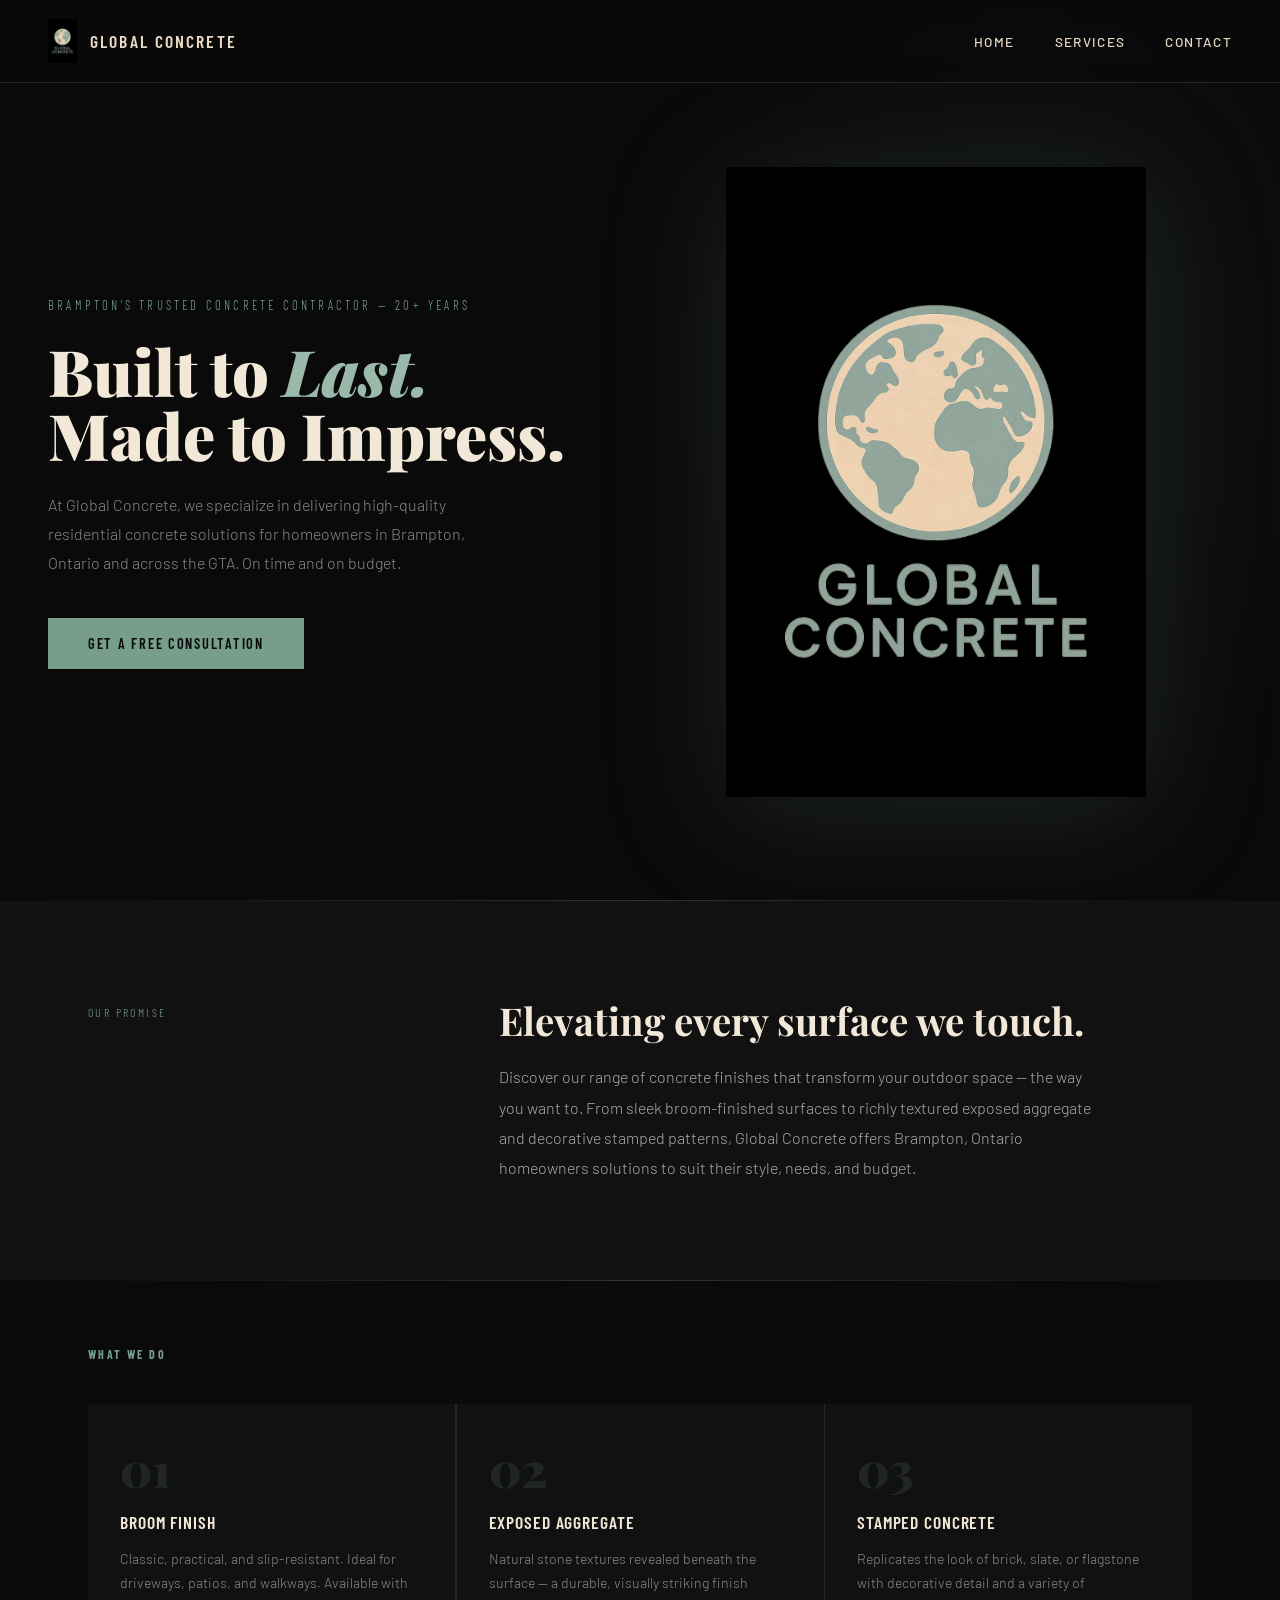
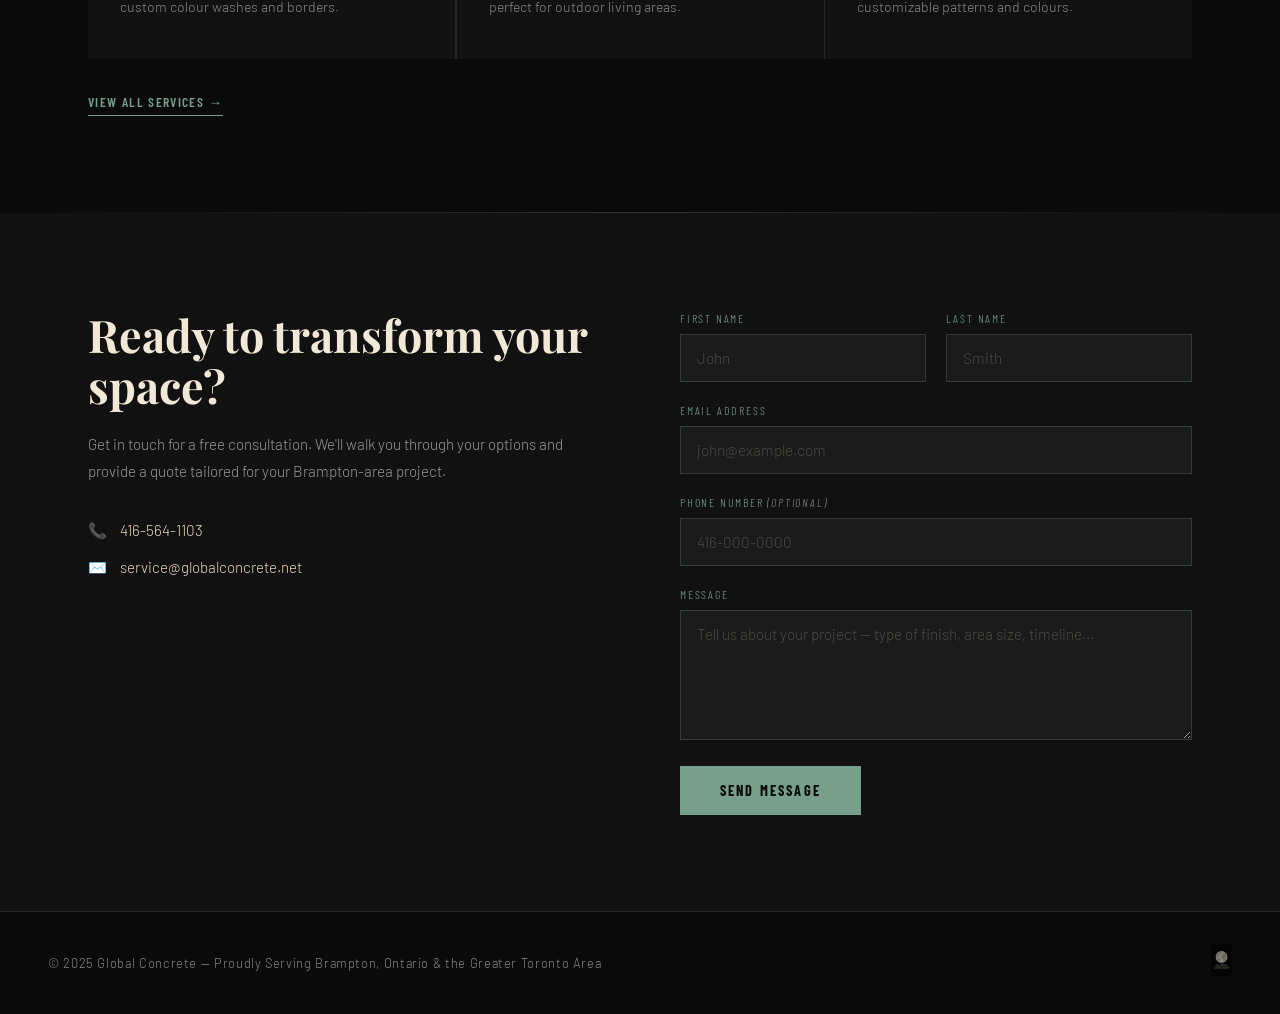
<file: index.html>
<!DOCTYPE html>
<html lang="en">
<head>
  <meta charset="UTF-8">
  <meta name="viewport" content="width=device-width, initial-scale=1.0">
  <title>Residential Concrete Contractor in Brampton, Ontario | Global Concrete</title>
  <meta name="description" content="Global Concrete is Brampton, Ontario's trusted residential concrete contractor. Broom finish, exposed aggregate & stamped concrete driveways, patios and walkways. Free consultations.">
  <meta name="keywords" content="concrete contractor Brampton, Brampton concrete company, residential concrete Brampton Ontario, concrete driveway Brampton, stamped concrete Brampton, exposed aggregate concrete Brampton, concrete patio Brampton">
  <meta name="geo.region" content="CA-ON">
  <meta name="geo.placename" content="Brampton, Ontario">
  <meta name="robots" content="index, follow">
  <link rel="canonical" href="https://www.globalconcrete.net/index.html">
  <meta property="og:type" content="website">
  <meta property="og:title" content="Global Concrete | Residential Concrete Contractor in Brampton, Ontario">
  <meta property="og:description" content="High-quality broom, exposed aggregate & stamped concrete finishes for driveways, patios and walkways — proudly serving Brampton, ON and the GTA.">
  <meta property="og:url" content="https://www.globalconcrete.net/index.html">
  <meta property="og:locale" content="en_CA">
  <link rel="stylesheet" href="GLOBAL.css">
</head>
<body>

<nav>
  <a href="index.html" class="nav-logo">
    <img src="[data-uri]" alt="Global Concrete Logo">
    <span>Global Concrete</span>
  </a>
  <ul class="nav-links">
    <li><a href="index.html">Home</a></li>
    <li><a href="GSC_services.html">Services</a></li>
    <li><a href="contact.html">Contact</a></li>
  </ul>
</nav>

<!-- HERO -->
<section class="hero">
  <div class="hero-text">
    <p class="hero-eyebrow">Brampton's Trusted Concrete Contractor — 20+ Years</p>
    <h1 class="hero-title">Built to <em>Last.</em><br>Made to Impress.</h1>
    <p class="hero-desc">At Global Concrete, we specialize in delivering high-quality residential 
    concrete solutions for homeowners in Brampton, Ontario and across the GTA. On time and on budget.</p>
    <a href="contact.html" class="hero-cta">Get a Free Consultation</a>
  </div>
  <div class="hero-image">
    <img src="[data-uri]" alt="Global Concrete">
  </div>
</section>

<div class="section-divider"></div>

<!-- INTRO -->
<div style="background: var(--off-black);">
<section class="intro">
  <p class="intro-label">Our Promise</p>
  <div class="intro-body">
    <h2>Elevating every surface we touch.</h2>
    <p>Discover our range of concrete finishes that transform your outdoor space — the way you want to. From sleek broom-finished surfaces to richly textured exposed aggregate and decorative stamped patterns, Global Concrete offers Brampton, Ontario homeowners solutions to suit their style, needs, and budget.</p>
  </div>
</section>
</div>

<div class="section-divider"></div>

<!-- SERVICES PREVIEW -->
<section class="services-preview">
  <h3>What We Do</h3>
  <div class="services-grid">
    <div class="service-card">
      <div class="service-num">01</div>
      <h4>Broom Finish</h4>
      <p>Classic, practical, and slip-resistant. Ideal for driveways, patios, and walkways. Available with custom colour washes and borders.</p>
    </div>
    <div class="service-card">
      <div class="service-num">02</div>
      <h4>Exposed Aggregate</h4>
      <p>Natural stone textures revealed beneath the surface — a durable, visually striking finish perfect for outdoor living areas.</p>
    </div>
    <div class="service-card">
      <div class="service-num">03</div>
      <h4>Stamped Concrete</h4>
      <p>Replicates the look of brick, slate, or flagstone with decorative detail and a variety of customizable patterns and colours.</p>
    </div>
  </div>
  <a href="GSC_services.html" class="services-link">View All Services &rarr;</a>
</section>

<div class="section-divider"></div>

<!-- CONTACT -->
<div style="background: var(--off-black);">
<section class="contact">
  <div class="contact-info">
    <h2>Ready to transform your space?</h2>
    <p>Get in touch for a free consultation. We'll walk you through your options and 
    provide a quote tailored for your Brampton-area project.</p>
    <div class="contact-detail">📞 <span>416-564-1103</span></div>
    <div class="contact-detail">✉️ <a href="mailto:service@globalconcrete.net" style="color: var(--cream); text-decoration: none;">service@globalconcrete.net</a></div>
  </div>
  <form class="contact-form" onsubmit="handleSubmit(event)">
    <input type="hidden" name="access_key" value="3afe19e4-9fcc-4c46-8467-09b8138346f3">
    <input type="hidden" name="subject" value="New message from globalconcrete.net homepage">
    <input type="checkbox" name="botcheck" style="display:none" tabindex="-1" autocomplete="off">
    <div class="form-row">
      <div class="form-group">
        <label for="first">First Name</label>
        <input type="text" id="first" name="first" placeholder="John" required>
      </div>
      <div class="form-group">
        <label for="last">Last Name</label>
        <input type="text" id="last" name="last" placeholder="Smith" required>
      </div>
    </div>
    <div class="form-group">
      <label for="email">Email Address</label>
      <input type="email" id="email" name="email" placeholder="john@example.com" required>
    </div>
    <div class="form-group">
      <label for="phone">Phone Number <span style="color:var(--text-muted);font-style:italic">(optional)</span></label>
      <input type="tel" id="phone" name="phone" placeholder="416-000-0000">
    </div>
    <div class="form-group">
      <label for="message">Message</label>
      <textarea id="message" name="message" placeholder="Tell us about your project — type of finish, area size, timeline..." required></textarea>
    </div>
    <button type="submit" class="form-submit">Send Message</button>
  </form>
</section>
</div>

<footer>
  <p>&copy; 2025 Global Concrete — Proudly Serving Brampton, Ontario &amp; the Greater Toronto Area</p>
  <div class="footer-logo">
    <img src="[data-uri]" alt="Global Concrete">
  </div>
</footer>

<script>
function handleSubmit(e) {
  e.preventDefault();
  const form = e.target;
  const btn = form.querySelector('.form-submit');
  const originalText = btn.textContent;
  const originalBg = btn.style.background;

  btn.textContent = 'Sending...';
  btn.disabled = true;

  const formData = new FormData(form);
  const payload = Object.fromEntries(formData.entries());

  fetch('https://api.web3forms.com/submit', {
    method: 'POST',
    headers: { 'Content-Type': 'application/json', 'Accept': 'application/json' },
    body: JSON.stringify(payload)
  })
    .then(res => res.json())
    .then(data => {
      if (data.success) {
        btn.textContent = 'Message Sent! ✓';
        btn.style.background = '#5a7e6e';
        setTimeout(() => {
          form.reset();
          btn.textContent = originalText;
          btn.style.background = originalBg;
          btn.disabled = false;
        }, 3000);
      } else {
        throw new Error(data.message || 'Submission failed');
      }
    })
    .catch(() => {
      btn.textContent = 'Something went wrong — try again';
      btn.style.background = '#a35a5a';
      setTimeout(() => {
        btn.textContent = originalText;
        btn.style.background = originalBg;
        btn.disabled = false;
      }, 3000);
    });
}
</script>

<script type="application/ld+json">
{
  "@context": "https://schema.org",
  "@type": "GeneralContractor",
  "name": "Global Concrete",
  "image": "https://www.globalconcrete.net/logo.jpg",
  "url": "https://www.globalconcrete.net/",
  "email": "service@globalconcrete.net",
  "telephone": "+1-416-564-1103",
  "priceRange": "$$",
  "areaServed": [
    {"@type": "City", "name": "Brampton"},
    {"@type": "City", "name": "Mississauga"},
    {"@type": "City", "name": "Toronto"},
    {"@type": "City", "name": "Vaughan"},
    {"@type": "City", "name": "Markham"}
  ],
  "address": {
    "@type": "PostalAddress",
    "addressLocality": "Brampton",
    "addressRegion": "ON",
    "addressCountry": "CA"
  },
  "description": "Global Concrete is a residential concrete contractor based in Brampton, Ontario, specializing in broom finish, exposed aggregate, and stamped concrete driveways, patios, and walkways."
}
</script>

</body>
</html>
</file>
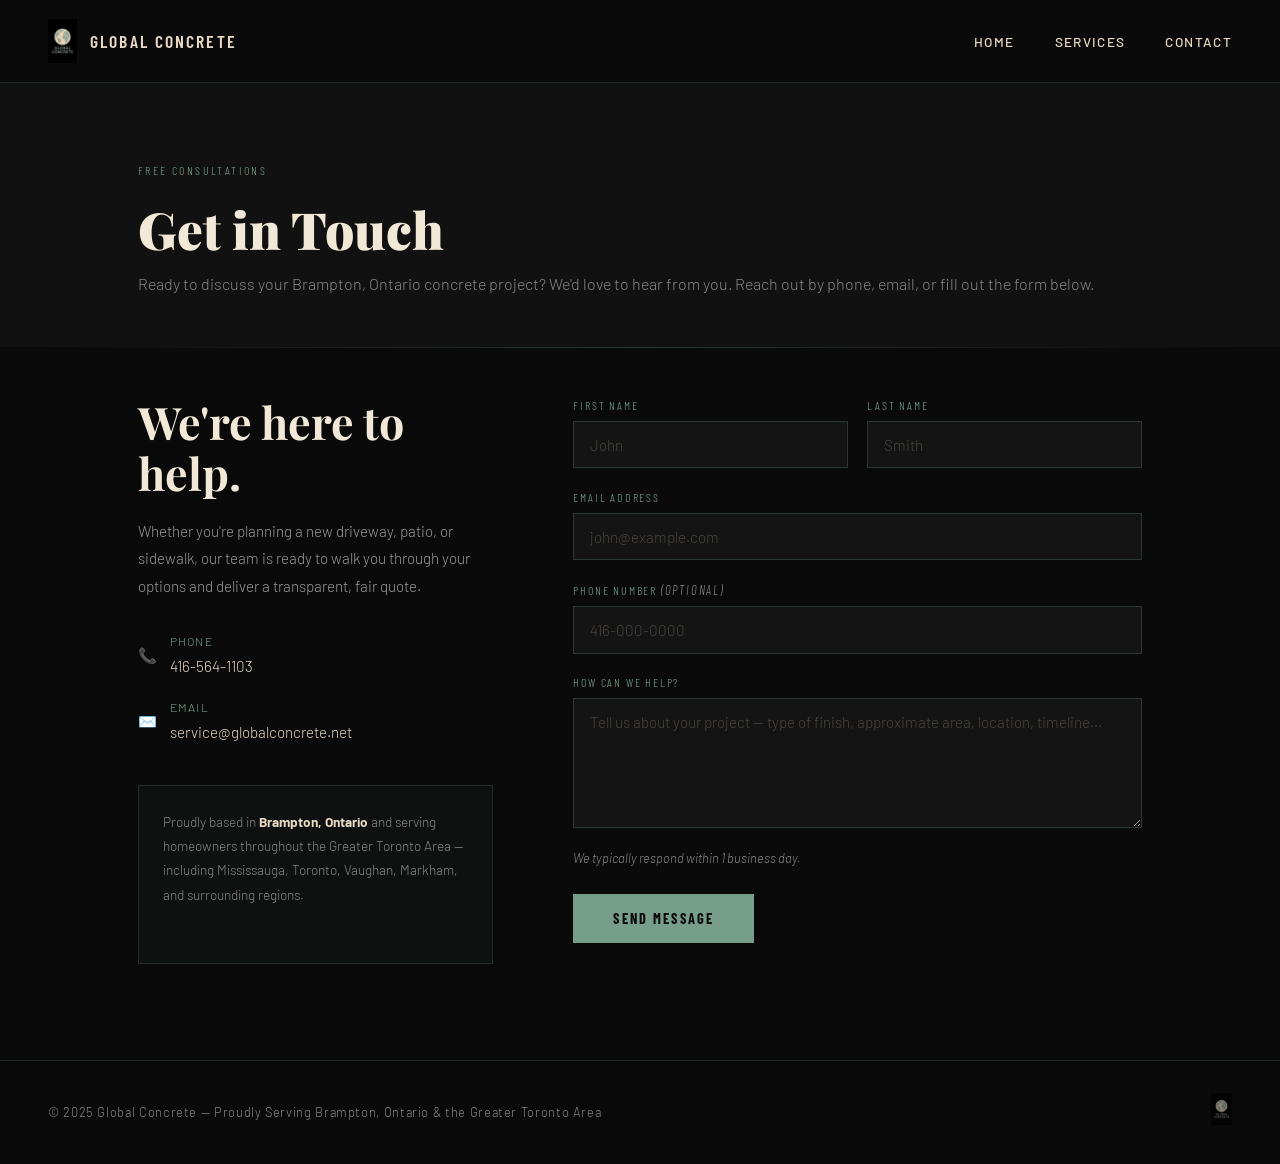
<file: contact.html>
<!DOCTYPE html>
<html lang="en">
<head>
  <meta charset="UTF-8">
  <meta name="viewport" content="width=device-width, initial-scale=1.0">
  <title>Contact Us | Concrete Contractor in Brampton, Ontario | Global Concrete</title>
  <meta name="description" content="Contact Global Concrete for a free consultation on your Brampton, Ontario residential concrete project. Email service@globalconcrete.net or call 416-564-1103.">
  <meta name="keywords" content="contact concrete contractor Brampton, Brampton Ontario concrete quote, concrete consultation Brampton">
  <meta name="geo.region" content="CA-ON">
  <meta name="geo.placename" content="Brampton, Ontario">
  <meta name="robots" content="index, follow">
  <link rel="canonical" href="https://www.globalconcrete.net/contact.html">
  <meta property="og:type" content="website">
  <meta property="og:title" content="Contact Global Concrete | Brampton, Ontario">
  <meta property="og:description" content="Get a free consultation for your residential concrete project in Brampton, Ontario and the GTA.">
  <meta property="og:url" content="https://www.globalconcrete.net/contact.html">
  <meta property="og:locale" content="en_CA">
  <link rel="stylesheet" href="GLOBAL.css">
</head>
<body>

<nav>
  <a href="index.html" class="nav-logo">
    <img src="[data-uri]" alt="Global Concrete Logo">
    <span>Global Concrete</span>
  </a>
  <ul class="nav-links">
    <li><a href="index.html">Home</a></li>
    <li><a href="GSC_services.html">Services</a></li>
    <li><a href="contact.html">Contact</a></li>
  </ul>
</nav>

<div style="background: var(--off-black);">
<div class="contact-page-hero" style="margin: 0 auto; max-width: 1100px; padding-left: 3rem;">
  <p style="font-family: 'Barlow Condensed', sans-serif; font-size: 0.75rem; letter-spacing: 0.2em; text-transform: uppercase; color: var(--sage); margin-bottom: 1.2rem; display: block;">Free Consultations</p>
  <h1>Get in Touch</h1>
  <p>Ready to discuss your Brampton, Ontario concrete project? We'd love to hear from you. Reach out by phone, email, or fill out the form below.</p>
</div>
</div>

<div class="section-divider"></div>

<section class="contact-full" style="margin: 0 auto;">
  <div class="contact-info">
    <h2>We're here to help.</h2>
    <p>Whether you're planning a new driveway, patio, or sidewalk, our team is ready to walk you through your options and deliver a transparent, fair quote.</p>
    <div class="contact-detail" style="margin-bottom: 1.2rem;">
      <span style="color: var(--sage)">📞</span>
      <div>
        <div style="font-size: 0.75rem; letter-spacing: 0.1em; text-transform: uppercase; color: var(--sage); margin-bottom: 0.2rem;">Phone</div>
        <span>416-564-1103</span>
      </div>
    </div>
    <div class="contact-detail">
      <span style="color: var(--sage)">✉️</span>
      <div>
        <div style="font-size: 0.75rem; letter-spacing: 0.1em; text-transform: uppercase; color: var(--sage); margin-bottom: 0.2rem;">Email</div>
        <a href="mailto:service@globalconcrete.net" style="color: var(--cream); text-decoration: none;">service@globalconcrete.net</a>
      </div>
    </div>
    <div style="margin-top: 2.5rem; padding: 1.5rem; border: 1px solid var(--border); background: rgba(122,158,142,0.04);">
      <p style="font-size: 0.85rem; color: var(--text-muted); line-height: 1.8;">Proudly based in <strong style="color: var(--cream)">Brampton, Ontario</strong> and serving homeowners throughout the Greater Toronto Area — including Mississauga, Toronto, Vaughan, Markham, and surrounding regions.</p>
    </div>
  </div>

  <form class="contact-form" onsubmit="handleSubmit(event)">
    <input type="hidden" name="access_key" value="3afe19e4-9fcc-4c46-8467-09b8138346f3">
    <input type="hidden" name="subject" value="New message from globalconcrete.net contact page">
    <input type="checkbox" name="botcheck" style="display:none" tabindex="-1" autocomplete="off">
    <div class="form-row">
      <div class="form-group">
        <label for="first">First Name</label>
        <input type="text" id="first" name="first" placeholder="John" required>
      </div>
      <div class="form-group">
        <label for="last">Last Name</label>
        <input type="text" id="last" name="last" placeholder="Smith" required>
      </div>
    </div>
    <div class="form-group">
      <label for="email">Email Address</label>
      <input type="email" id="email" name="email" placeholder="john@example.com" required>
    </div>
    <div class="form-group">
      <label for="phone">Phone Number <em style="font-weight: 300; color: var(--text-muted); font-style: italic; font-size: 0.8rem;">(optional)</em></label>
      <input type="tel" id="phone" name="phone" placeholder="416-000-0000">
    </div>
    <div class="form-group">
      <label for="message">How Can We Help?</label>
      <textarea id="message" name="message" placeholder="Tell us about your project — type of finish, approximate area, location, timeline..." required></textarea>
    </div>
    <p class="form-note">We typically respond within 1 business day.</p>
    <button type="submit" class="form-submit">Send Message</button>
  </form>
</section>

<footer>
  <p>&copy; 2025 Global Concrete &mdash; Proudly Serving Brampton, Ontario &amp; the Greater Toronto Area</p>
  <div class="footer-logo">
    <img src="[data-uri]" alt="Global Concrete">
  </div>
</footer>

<script type="application/ld+json">
{
  "@context": "https://schema.org",
  "@type": "GeneralContractor",
  "name": "Global Concrete",
  "url": "https://www.globalconcrete.net/",
  "email": "service@globalconcrete.net",
  "telephone": "+1-416-564-1103",
  "address": {
    "@type": "PostalAddress",
    "addressLocality": "Brampton",
    "addressRegion": "ON",
    "addressCountry": "CA"
  },
  "areaServed": ["Brampton", "Mississauga", "Toronto", "Vaughan", "Markham"]
}
</script>

<script>
function handleSubmit(e) {
  e.preventDefault();
  const form = e.target;
  const btn = form.querySelector('.form-submit');
  const originalText = btn.textContent;
  const originalBg = btn.style.background;

  btn.textContent = 'Sending...';
  btn.disabled = true;

  const formData = new FormData(form);
  const payload = Object.fromEntries(formData.entries());

  fetch('https://api.web3forms.com/submit', {
    method: 'POST',
    headers: { 'Content-Type': 'application/json', 'Accept': 'application/json' },
    body: JSON.stringify(payload)
  })
    .then(res => res.json())
    .then(data => {
      if (data.success) {
        btn.textContent = 'Message Sent! ✓';
        btn.style.background = '#5a7e6e';
        setTimeout(() => {
          form.reset();
          btn.textContent = originalText;
          btn.style.background = originalBg;
          btn.disabled = false;
        }, 4000);
      } else {
        throw new Error(data.message || 'Submission failed');
      }
    })
    .catch(() => {
      btn.textContent = 'Something went wrong — try again';
      btn.style.background = '#a35a5a';
      setTimeout(() => {
        btn.textContent = originalText;
        btn.style.background = originalBg;
        btn.disabled = false;
      }, 4000);
    });
}
</script>

</body>
</html>
</file>
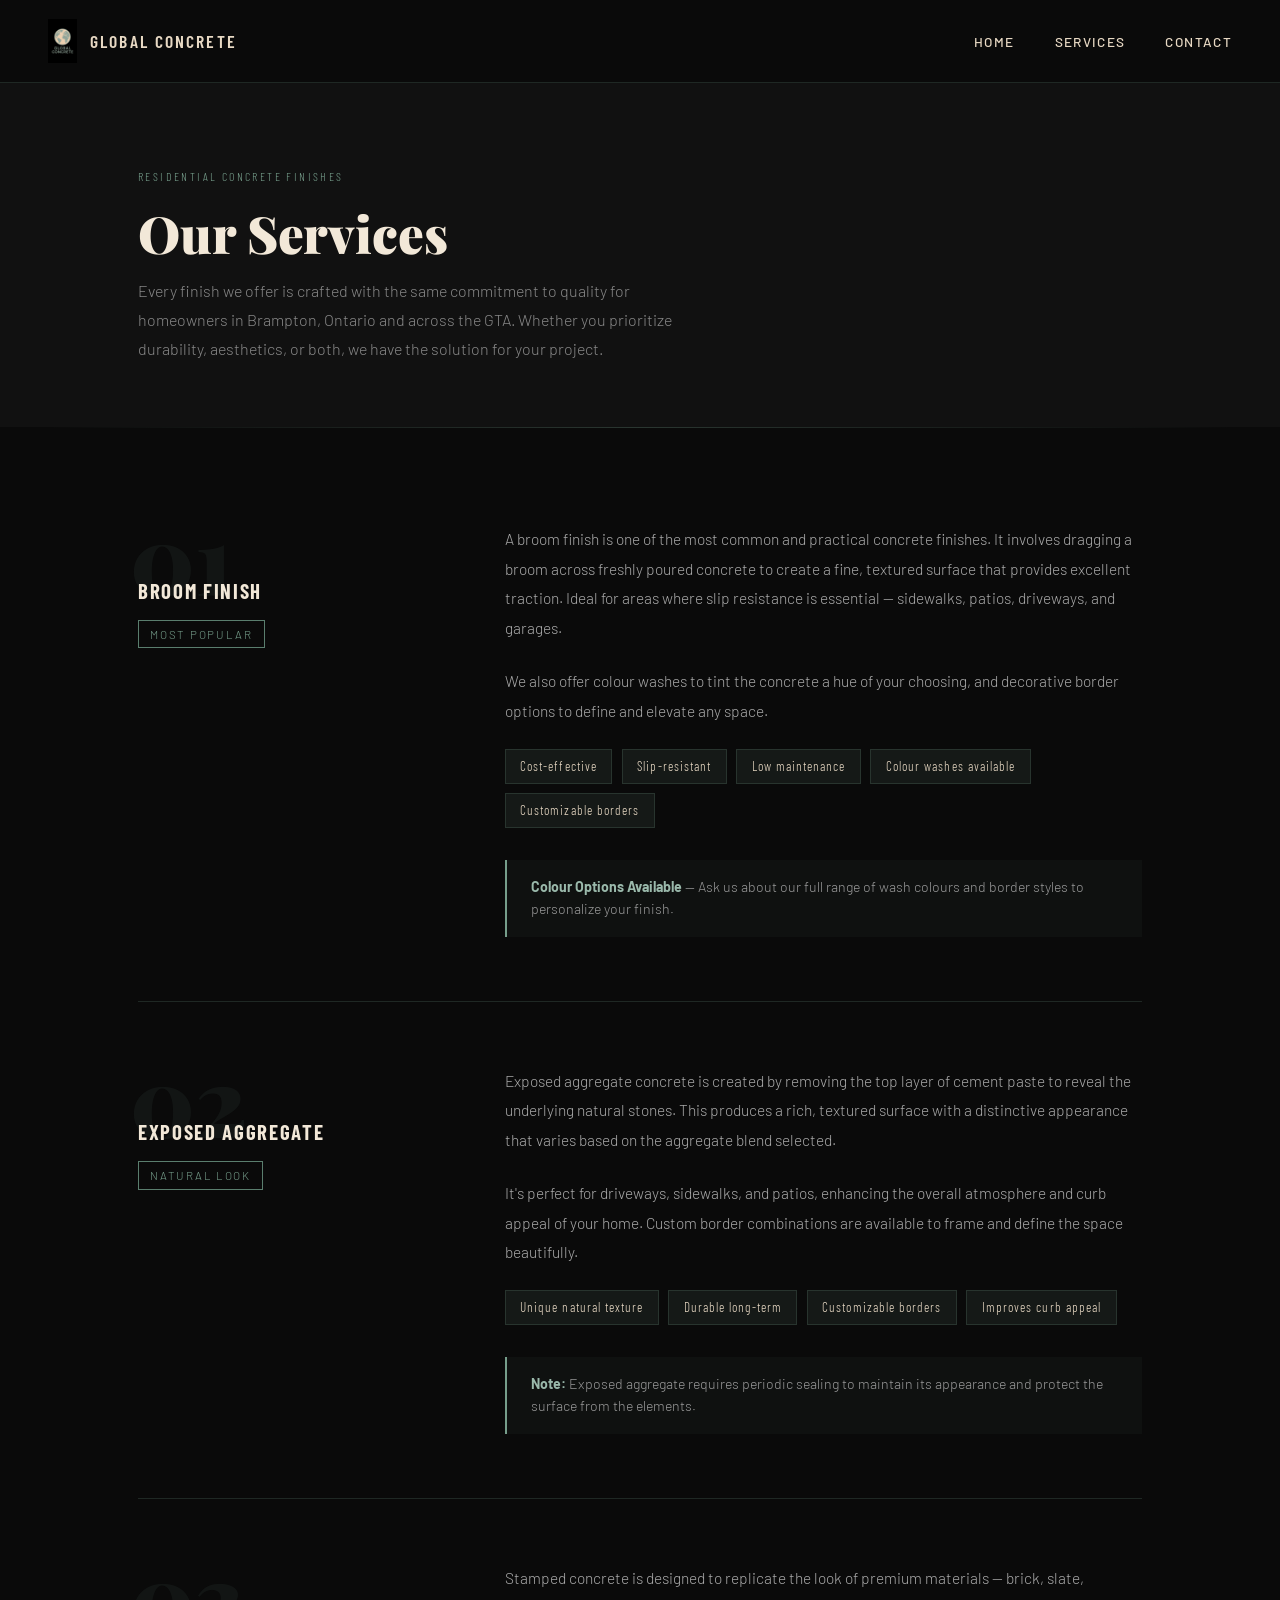
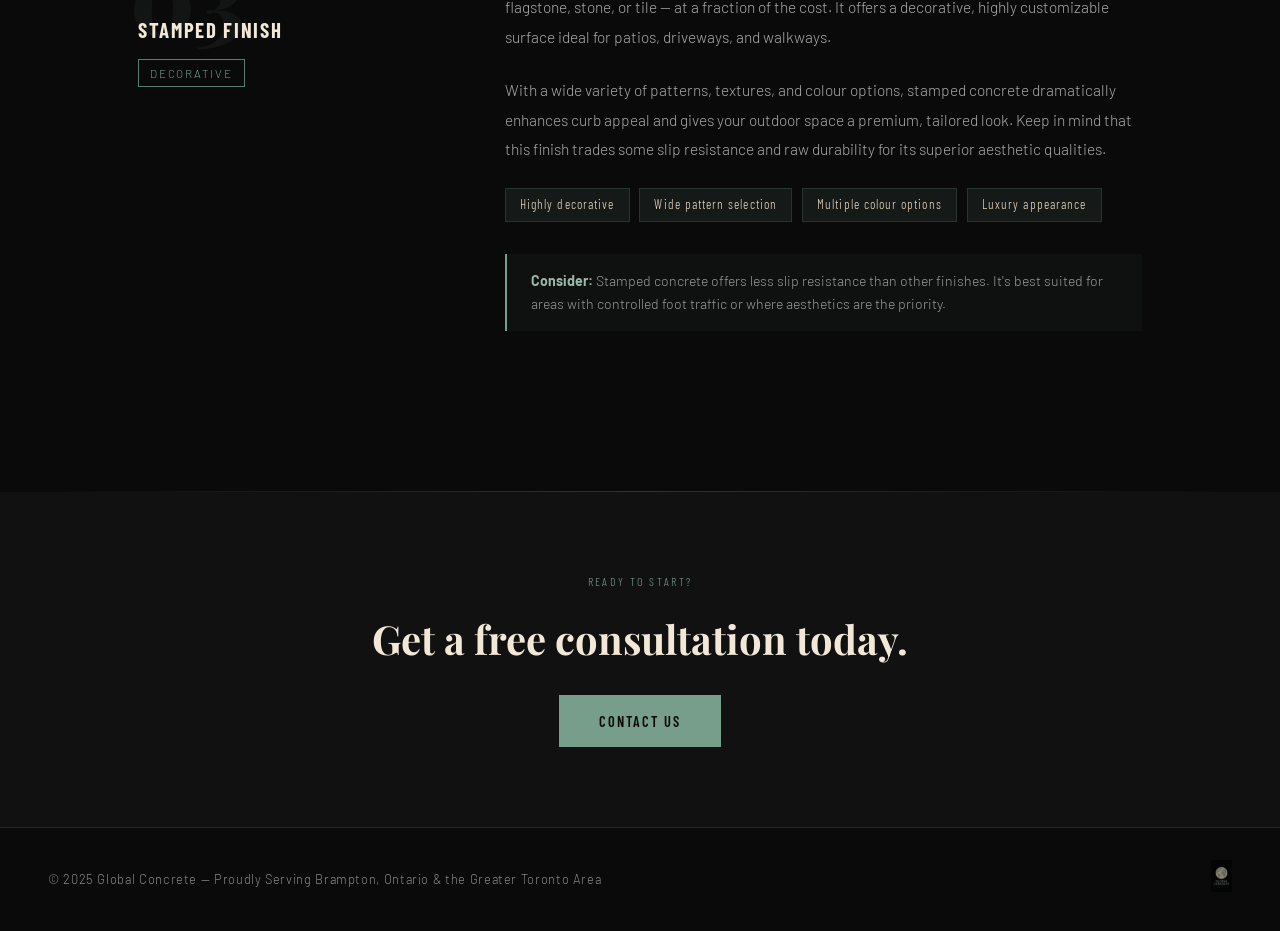
<file: GSC_services.html>
<!DOCTYPE html>
<html lang="en">
<head>
  <meta charset="UTF-8">
  <meta name="viewport" content="width=device-width, initial-scale=1.0">
  <title>Concrete Services in Brampton, Ontario | Broom, Exposed Aggregate & Stamped | Global Concrete</title>
  <meta name="description" content="Explore Global Concrete's residential concrete finishes for Brampton, Ontario homeowners — broom finish, exposed aggregate, and stamped concrete for driveways, patios & walkways.">
  <meta name="keywords" content="concrete services Brampton, broom finish concrete Brampton, exposed aggregate Brampton Ontario, stamped concrete Brampton, concrete driveway finishes Brampton">
  <meta name="geo.region" content="CA-ON">
  <meta name="geo.placename" content="Brampton, Ontario">
  <meta name="robots" content="index, follow">
  <link rel="canonical" href="https://www.globalconcrete.net/GSC_services.html">
  <meta property="og:type" content="website">
  <meta property="og:title" content="Concrete Services in Brampton, Ontario | Global Concrete">
  <meta property="og:description" content="Broom finish, exposed aggregate & stamped concrete for Brampton, ON driveways, patios and walkways.">
  <meta property="og:url" content="https://www.globalconcrete.net/GSC_services.html">
  <meta property="og:locale" content="en_CA">
  <link rel="stylesheet" href="GLOBAL.css">
</head>
<body>

<nav>
  <a href="index.html" class="nav-logo">
    <img src="[data-uri]" alt="Global Concrete Logo">
    <span>Global Concrete</span>
  </a>
  <ul class="nav-links">
    <li><a href="index.html">Home</a></li>
    <li><a href="GSC_services.html">Services</a></li>
    <li><a href="contact.html">Contact</a></li>
  </ul>
</nav>

<div style="background: var(--off-black);">
<section class="services-hero" style="margin: 0 auto; max-width: 1100px;">
  <p class="intro-label" style="font-family: 'Barlow Condensed', sans-serif; font-size: 0.75rem; letter-spacing: 0.2em; text-transform: uppercase; color: var(--sage); margin-bottom: 1.2rem; display: block;">Residential Concrete Finishes</p>
  <h1>Our Services</h1>
  <p>Every finish we offer is crafted with the same commitment to quality for homeowners in Brampton, Ontario and across the GTA. Whether you prioritize durability, aesthetics, or both, we have the solution for your project.</p>
</section>
</div>

<div class="section-divider"></div>

<section class="services-full">

  <div class="service-item">
    <div class="service-left">
      <div class="service-big-num">01</div>
      <h2>Broom Finish</h2>
      <span class="tag">Most Popular</span>
    </div>
    <div class="service-right">
      <p>A broom finish is one of the most common and practical concrete finishes. It involves dragging a broom across freshly poured concrete to create a fine, textured surface that provides excellent traction. Ideal for areas where slip resistance is essential — sidewalks, patios, driveways, and garages.</p>
      <p>We also offer colour washes to tint the concrete a hue of your choosing, and decorative border options to define and elevate any space.</p>
      <ul>
        <li>Cost-effective</li>
        <li>Slip-resistant</li>
        <li>Low maintenance</li>
        <li>Colour washes available</li>
        <li>Customizable borders</li>
      </ul>
      <div class="color-note">
        <strong>Colour Options Available</strong> — Ask us about our full range of wash colours and border styles to personalize your finish.
      </div>
    </div>
  </div>

  <div class="service-item">
    <div class="service-left">
      <div class="service-big-num">02</div>
      <h2>Exposed Aggregate</h2>
      <span class="tag">Natural Look</span>
    </div>
    <div class="service-right">
      <p>Exposed aggregate concrete is created by removing the top layer of cement paste to reveal the underlying natural stones. This produces a rich, textured surface with a distinctive appearance that varies based on the aggregate blend selected.</p>
      <p>It's perfect for driveways, sidewalks, and patios, enhancing the overall atmosphere and curb appeal of your home. Custom border combinations are available to frame and define the space beautifully.</p>
      <ul>
        <li>Unique natural texture</li>
        <li>Durable long-term</li>
        <li>Customizable borders</li>
        <li>Improves curb appeal</li>
      </ul>
      <div class="color-note">
        <strong>Note:</strong> Exposed aggregate requires periodic sealing to maintain its appearance and protect the surface from the elements.
      </div>
    </div>
  </div>

  <div class="service-item">
    <div class="service-left">
      <div class="service-big-num">03</div>
      <h2>Stamped Finish</h2>
      <span class="tag">Decorative</span>
    </div>
    <div class="service-right">
      <p>Stamped concrete is designed to replicate the look of premium materials — brick, slate, flagstone, stone, or tile — at a fraction of the cost. It offers a decorative, highly customizable surface ideal for patios, driveways, and walkways.</p>
      <p>With a wide variety of patterns, textures, and colour options, stamped concrete dramatically enhances curb appeal and gives your outdoor space a premium, tailored look. Keep in mind that this finish trades some slip resistance and raw durability for its superior aesthetic qualities.</p>
      <ul>
        <li>Highly decorative</li>
        <li>Wide pattern selection</li>
        <li>Multiple colour options</li>
        <li>Luxury appearance</li>
      </ul>
      <div class="color-note">
        <strong>Consider:</strong> Stamped concrete offers less slip resistance than other finishes. It's best suited for areas with controlled foot traffic or where aesthetics are the priority.
      </div>
    </div>
  </div>

</section>

<div class="section-divider"></div>

<div style="background: var(--off-black); padding: 5rem 3rem; text-align: center;">
  <p style="font-family: 'Barlow Condensed', sans-serif; font-size: 0.75rem; letter-spacing: 0.2em; text-transform: uppercase; color: var(--sage); margin-bottom: 1rem;">Ready to start?</p>
  <h2 style="font-family: 'Playfair Display', serif; font-size: 2.5rem; color: var(--cream-light); margin-bottom: 1.5rem;">Get a free consultation today.</h2>
  <a href="contact.html" class="hero-cta">Contact Us</a>
</div>

<footer>
  <p>&copy; 2025 Global Concrete &mdash; Proudly Serving Brampton, Ontario &amp; the Greater Toronto Area</p>
  <div class="footer-logo">
    <img src="[data-uri]" alt="Global Concrete">
  </div>
</footer>

<script type="application/ld+json">
{
  "@context": "https://schema.org",
  "@type": "GeneralContractor",
  "name": "Global Concrete",
  "url": "https://www.globalconcrete.net/",
  "email": "service@globalconcrete.net",
  "telephone": "+1-416-564-1103",
  "address": {
    "@type": "PostalAddress",
    "addressLocality": "Brampton",
    "addressRegion": "ON",
    "addressCountry": "CA"
  },
  "areaServed": ["Brampton", "Mississauga", "Toronto", "Vaughan", "Markham"]
}
</script>

</body>
</html>
</file>
<file: GLOBAL.css>
@import url('https://fonts.googleapis.com/css2?family=Playfair+Display:wght@400;700;900&family=Barlow:wght@300;400;500;600&family=Barlow+Condensed:wght@400;600;700&display=swap');

:root {
  --black: #0a0a0a;
  --off-black: #111111;
  --dark-gray: #1a1a1a;
  --sage: #769E8B;
  --sage-light: #9ab9ab;
  --sage-dark: #5a7e6e;
  --cream: #e8d9c4;
  --cream-light: #f2e8d8;
  --warm-white: #faf6f0;
  --text-muted: #888;
  --border: rgba(118,158,139,0.2);
}

*, *::before, *::after { box-sizing: border-box; margin: 0; padding: 0; }

html { scroll-behavior: smooth; font-size: 16px; }

body {
  background: var(--black);
  color: var(--cream);
  font-family: 'Barlow', sans-serif;
  font-weight: 300;
  line-height: 1.6;
  overflow-x: hidden;
}

/* ── NAV ── */
nav {
  position: fixed;
  top: 0; left: 0; right: 0;
  z-index: 100;
  display: flex;
  align-items: center;
  justify-content: space-between;
  padding: 1.2rem 3rem;
  background: rgba(10,10,10,0.92);
  backdrop-filter: blur(12px);
  border-bottom: 1px solid var(--border);
}

.nav-logo {
  display: flex;
  align-items: center;
  gap: 0.8rem;
  text-decoration: none;
}

.nav-logo img {
  height: 44px;
  width: auto;
}

.nav-logo span {
  font-family: 'Barlow Condensed', sans-serif;
  font-weight: 600;
  font-size: 1.1rem;
  letter-spacing: 0.12em;
  color: var(--cream);
  text-transform: uppercase;
}

.nav-links {
  display: flex;
  gap: 2.5rem;
  list-style: none;
}

.nav-links a {
  color: var(--cream);
  text-decoration: none;
  font-size: 0.85rem;
  letter-spacing: 0.1em;
  text-transform: uppercase;
  font-weight: 500;
  transition: color 0.2s;
  position: relative;
}

.nav-links a::after {
  content: '';
  position: absolute;
  bottom: -4px; left: 0;
  width: 0; height: 1px;
  background: var(--sage);
  transition: width 0.3s;
}

.nav-links a:hover { color: var(--sage-light); }
.nav-links a:hover::after { width: 100%; }

/* ── HERO ── */
.hero {
  min-height: 100vh;
  display: grid;
  grid-template-columns: 1fr 1fr;
  align-items: center;
  padding: 8rem 3rem 4rem;
  position: relative;
  overflow: hidden;
}

.hero::before {
  content: '';
  position: absolute;
  top: -20%; right: -10%;
  width: 60vw; height: 120vh;
  background: radial-gradient(ellipse, rgba(90,126,110,0.08) 0%, transparent 65%);
  pointer-events: none;
}

.hero-text { max-width: 600px; }

.hero-eyebrow {
  font-family: 'Barlow Condensed', sans-serif;
  font-size: 0.8rem;
  letter-spacing: 0.25em;
  text-transform: uppercase;
  color: var(--sage);
  margin-bottom: 1.5rem;
  opacity: 0;
  animation: fadeUp 0.8s 0.2s forwards;
}

.hero-title {
  font-family: 'Playfair Display', serif;
  font-size: clamp(3rem, 5vw, 5.5rem);
  font-weight: 900;
  line-height: 1.0;
  color: var(--cream-light);
  margin-bottom: 1.5rem;
  opacity: 0;
  animation: fadeUp 0.8s 0.4s forwards;
}

.hero-title em {
  font-style: italic;
  color: var(--sage-light);
}

.hero-desc {
  font-size: 1rem;
  color: var(--text-muted);
  max-width: 460px;
  line-height: 1.8;
  margin-bottom: 2.5rem;
  opacity: 0;
  animation: fadeUp 0.8s 0.6s forwards;
}

.hero-cta {
  display: inline-block;
  padding: 0.9rem 2.5rem;
  background: var(--sage);
  color: var(--black);
  font-family: 'Barlow Condensed', sans-serif;
  font-weight: 600;
  letter-spacing: 0.12em;
  text-transform: uppercase;
  text-decoration: none;
  font-size: 0.9rem;
  transition: background 0.25s, transform 0.2s;
  opacity: 0;
  animation: fadeUp 0.8s 0.8s forwards;
}

.hero-cta:hover {
  background: var(--sage-light);
  transform: translateY(-2px);
}

.hero-image {
  display: flex;
  justify-content: center;
  align-items: center;
  opacity: 0;
  animation: fadeIn 1.2s 0.5s forwards;
}

.hero-image img {
  width: min(420px, 90%);
  filter: drop-shadow(0 20px 60px rgba(90,126,110,0.2));
}

/* ── DIVIDER ── */
.section-divider {
  height: 1px;
  background: linear-gradient(90deg, transparent, var(--sage), transparent);
  margin: 0 3rem;
  opacity: 0.3;
}

/* ── INTRO SECTION ── */
.intro {
  padding: 6rem 3rem;
  display: grid;
  grid-template-columns: 1fr 2fr;
  gap: 4rem;
  align-items: start;
  max-width: 1200px;
  margin: 0 auto;
}

.intro-label {
  font-family: 'Barlow Condensed', sans-serif;
  font-size: 0.75rem;
  letter-spacing: 0.2em;
  text-transform: uppercase;
  color: var(--sage);
  padding-top: 0.4rem;
}

.intro-body h2 {
  font-family: 'Playfair Display', serif;
  font-size: 2.4rem;
  font-weight: 700;
  color: var(--cream-light);
  margin-bottom: 1.2rem;
  line-height: 1.2;
}

.intro-body p {
  font-size: 1rem;
  color: #aaa;
  line-height: 1.9;
  max-width: 600px;
}

/* ── SERVICES PREVIEW ── */
.services-preview {
  padding: 4rem 3rem 6rem;
  max-width: 1200px;
  margin: 0 auto;
}

.services-preview h3 {
  font-family: 'Barlow Condensed', sans-serif;
  font-size: 0.75rem;
  letter-spacing: 0.2em;
  text-transform: uppercase;
  color: var(--sage);
  margin-bottom: 2.5rem;
}

.services-grid {
  display: grid;
  grid-template-columns: repeat(3, 1fr);
  gap: 1.5px;
  background: var(--border);
}

.service-card {
  background: var(--off-black);
  padding: 2.5rem 2rem;
  transition: background 0.3s;
  cursor: default;
}

.service-card:hover { background: var(--dark-gray); }

.service-num {
  font-family: 'Playfair Display', serif;
  font-size: 3rem;
  color: rgba(118,158,139,0.15);
  font-weight: 900;
  line-height: 1;
  margin-bottom: 1rem;
}

.service-card h4 {
  font-family: 'Barlow Condensed', sans-serif;
  font-weight: 600;
  font-size: 1.1rem;
  letter-spacing: 0.05em;
  text-transform: uppercase;
  color: var(--cream-light);
  margin-bottom: 0.7rem;
}

.service-card p {
  font-size: 0.88rem;
  color: var(--text-muted);
  line-height: 1.7;
}

.services-link {
  display: inline-block;
  margin-top: 2rem;
  color: var(--sage);
  text-decoration: none;
  font-family: 'Barlow Condensed', sans-serif;
  font-weight: 600;
  letter-spacing: 0.1em;
  text-transform: uppercase;
  font-size: 0.85rem;
  border-bottom: 1px solid var(--sage);
  padding-bottom: 2px;
  transition: color 0.2s, border-color 0.2s;
}

.services-link:hover {
  color: var(--sage-light);
  border-color: var(--sage-light);
}

/* ── CONTACT SECTION ── */
.contact {
  padding: 6rem 3rem;
  background: var(--off-black);
  display: grid;
  grid-template-columns: 1fr 1fr;
  gap: 5rem;
  align-items: start;
  max-width: 1200px;
  margin: 0 auto;
}

.contact-info h2 {
  font-family: 'Playfair Display', serif;
  font-size: 2.8rem;
  color: var(--cream-light);
  line-height: 1.15;
  margin-bottom: 1.2rem;
}

.contact-info p {
  color: #999;
  line-height: 1.8;
  margin-bottom: 2rem;
  font-size: 0.95rem;
}

.contact-detail {
  display: flex;
  align-items: center;
  gap: 0.8rem;
  color: var(--sage-light);
  margin-bottom: 0.8rem;
  font-size: 0.95rem;
}

.contact-detail span { color: var(--cream); }

/* FORM */
.contact-form { display: flex; flex-direction: column; gap: 1.2rem; }

.form-row { display: grid; grid-template-columns: 1fr 1fr; gap: 1.2rem; }

.form-group { display: flex; flex-direction: column; gap: 0.4rem; }

.form-group label {
  font-family: 'Barlow Condensed', sans-serif;
  font-size: 0.75rem;
  letter-spacing: 0.15em;
  text-transform: uppercase;
  color: var(--sage);
}

.form-group input,
.form-group textarea {
  background: rgba(255,255,255,0.04);
  border: 1px solid rgba(118,158,139,0.25);
  color: var(--cream);
  padding: 0.85rem 1rem;
  font-family: 'Barlow', sans-serif;
  font-size: 0.95rem;
  font-weight: 300;
  outline: none;
  transition: border-color 0.25s, background 0.25s;
  resize: vertical;
}

.form-group input:focus,
.form-group textarea:focus {
  border-color: var(--sage);
  background: rgba(118,158,139,0.06);
}

.form-group input::placeholder,
.form-group textarea::placeholder { color: rgba(232,217,196,0.25); }

.form-group textarea { min-height: 130px; }

.form-note {
  font-size: 0.8rem;
  color: var(--text-muted);
  font-style: italic;
}

.form-submit {
  display: inline-block;
  padding: 1rem 2.5rem;
  background: var(--sage);
  color: var(--black);
  font-family: 'Barlow Condensed', sans-serif;
  font-weight: 700;
  letter-spacing: 0.15em;
  text-transform: uppercase;
  font-size: 0.9rem;
  border: none;
  cursor: pointer;
  transition: background 0.25s, transform 0.2s;
  width: fit-content;
  margin-top: 0.4rem;
}

.form-submit:hover {
  background: var(--sage-light);
  transform: translateY(-2px);
}

/* ── FOOTER ── */
footer {
  border-top: 1px solid var(--border);
  padding: 2rem 3rem;
  display: flex;
  justify-content: space-between;
  align-items: center;
  background: var(--black);
}

footer p {
  font-size: 0.8rem;
  color: var(--text-muted);
  letter-spacing: 0.05em;
}

.footer-logo img { height: 32px; opacity: 0.6; }

/* ── SERVICES PAGE ── */
.services-hero {
  padding: 10rem 3rem 4rem;
  max-width: 800px;
}

.services-hero h1 {
  font-family: 'Playfair Display', serif;
  font-size: clamp(2.8rem, 4vw, 4.5rem);
  font-weight: 900;
  color: var(--cream-light);
  line-height: 1.05;
  margin-bottom: 1rem;
}

.services-hero p {
  color: var(--text-muted);
  font-size: 1rem;
  line-height: 1.8;
  max-width: 560px;
}

.services-full {
  padding: 2rem 3rem 6rem;
  max-width: 1100px;
  margin: 0 auto;
}

.service-item {
  display: grid;
  grid-template-columns: 1fr 2fr;
  gap: 3rem;
  padding: 4rem 0;
  border-bottom: 1px solid var(--border);
  align-items: start;
}

.service-item:last-child { border-bottom: none; }

.service-left { position: relative; padding-top: 0.3rem; }

.service-big-num {
  font-family: 'Playfair Display', serif;
  font-size: 6rem;
  color: rgba(118,158,139,0.08);
  font-weight: 900;
  line-height: 1;
  position: absolute;
  top: -1rem; left: -0.5rem;
}

.service-left h2 {
  font-family: 'Barlow Condensed', sans-serif;
  font-weight: 700;
  font-size: 1.3rem;
  letter-spacing: 0.08em;
  text-transform: uppercase;
  color: var(--cream-light);
  position: relative;
  z-index: 1;
  padding-top: 2.8rem;
}

.service-left .tag {
  display: inline-block;
  margin-top: 0.8rem;
  font-size: 0.72rem;
  letter-spacing: 0.15em;
  text-transform: uppercase;
  color: var(--sage);
  border: 1px solid var(--sage-dark);
  padding: 0.25rem 0.7rem;
}

.service-right p {
  color: #aaa;
  line-height: 1.9;
  font-size: 0.97rem;
  margin-bottom: 1.5rem;
}

.service-right ul {
  list-style: none;
  display: flex;
  flex-wrap: wrap;
  gap: 0.6rem;
}

.service-right ul li {
  font-size: 0.83rem;
  color: var(--cream);
  background: rgba(118,158,139,0.1);
  border: 1px solid rgba(118,158,139,0.2);
  padding: 0.35rem 0.9rem;
  font-family: 'Barlow Condensed', sans-serif;
  letter-spacing: 0.08em;
}

.color-note {
  margin-top: 2rem;
  padding: 1rem 1.5rem;
  border-left: 2px solid var(--sage);
  background: rgba(118,158,139,0.05);
  font-size: 0.88rem;
  color: #999;
}

.color-note strong { color: var(--sage-light); }

/* ── CONTACT PAGE STANDALONE ── */
.contact-page-hero {
  padding: 10rem 3rem 3rem;
  max-width: 600px;
}

.contact-page-hero h1 {
  font-family: 'Playfair Display', serif;
  font-size: clamp(2.5rem, 4vw, 4rem);
  font-weight: 900;
  color: var(--cream-light);
  line-height: 1.1;
  margin-bottom: 0.8rem;
}

.contact-page-hero p {
  color: var(--text-muted);
  line-height: 1.8;
}

.contact-full {
  display: grid;
  grid-template-columns: 1fr 1.6fr;
  gap: 5rem;
  padding: 3rem 3rem 6rem;
  max-width: 1100px;
}

/* ── ANIMATIONS ── */
@keyframes fadeUp {
  from { opacity: 0; transform: translateY(24px); }
  to   { opacity: 1; transform: translateY(0); }
}

@keyframes fadeIn {
  from { opacity: 0; }
  to   { opacity: 1; }
}

/* ── RESPONSIVE ── */
@media (max-width: 900px) {
  nav { padding: 1rem 1.5rem; }
  .hero { grid-template-columns: 1fr; padding: 7rem 1.5rem 3rem; }
  .hero-image { display: none; }
  .intro { grid-template-columns: 1fr; gap: 1rem; padding: 4rem 1.5rem; }
  .services-grid { grid-template-columns: 1fr; }
  .contact { grid-template-columns: 1fr; padding: 4rem 1.5rem; gap: 2.5rem; }
  .form-row { grid-template-columns: 1fr; }
  .services-hero, .contact-page-hero { padding-left: 1.5rem; padding-right: 1.5rem; }
  .services-full, .contact-full { padding-left: 1.5rem; padding-right: 1.5rem; }
  .service-item { grid-template-columns: 1fr; gap: 1.5rem; }
  .contact-full { grid-template-columns: 1fr; gap: 2.5rem; }
  footer { flex-direction: column; gap: 1rem; text-align: center; }
  .services-preview { padding-left: 1.5rem; padding-right: 1.5rem; }
  .section-divider { margin: 0 1.5rem; }
}
</file>
